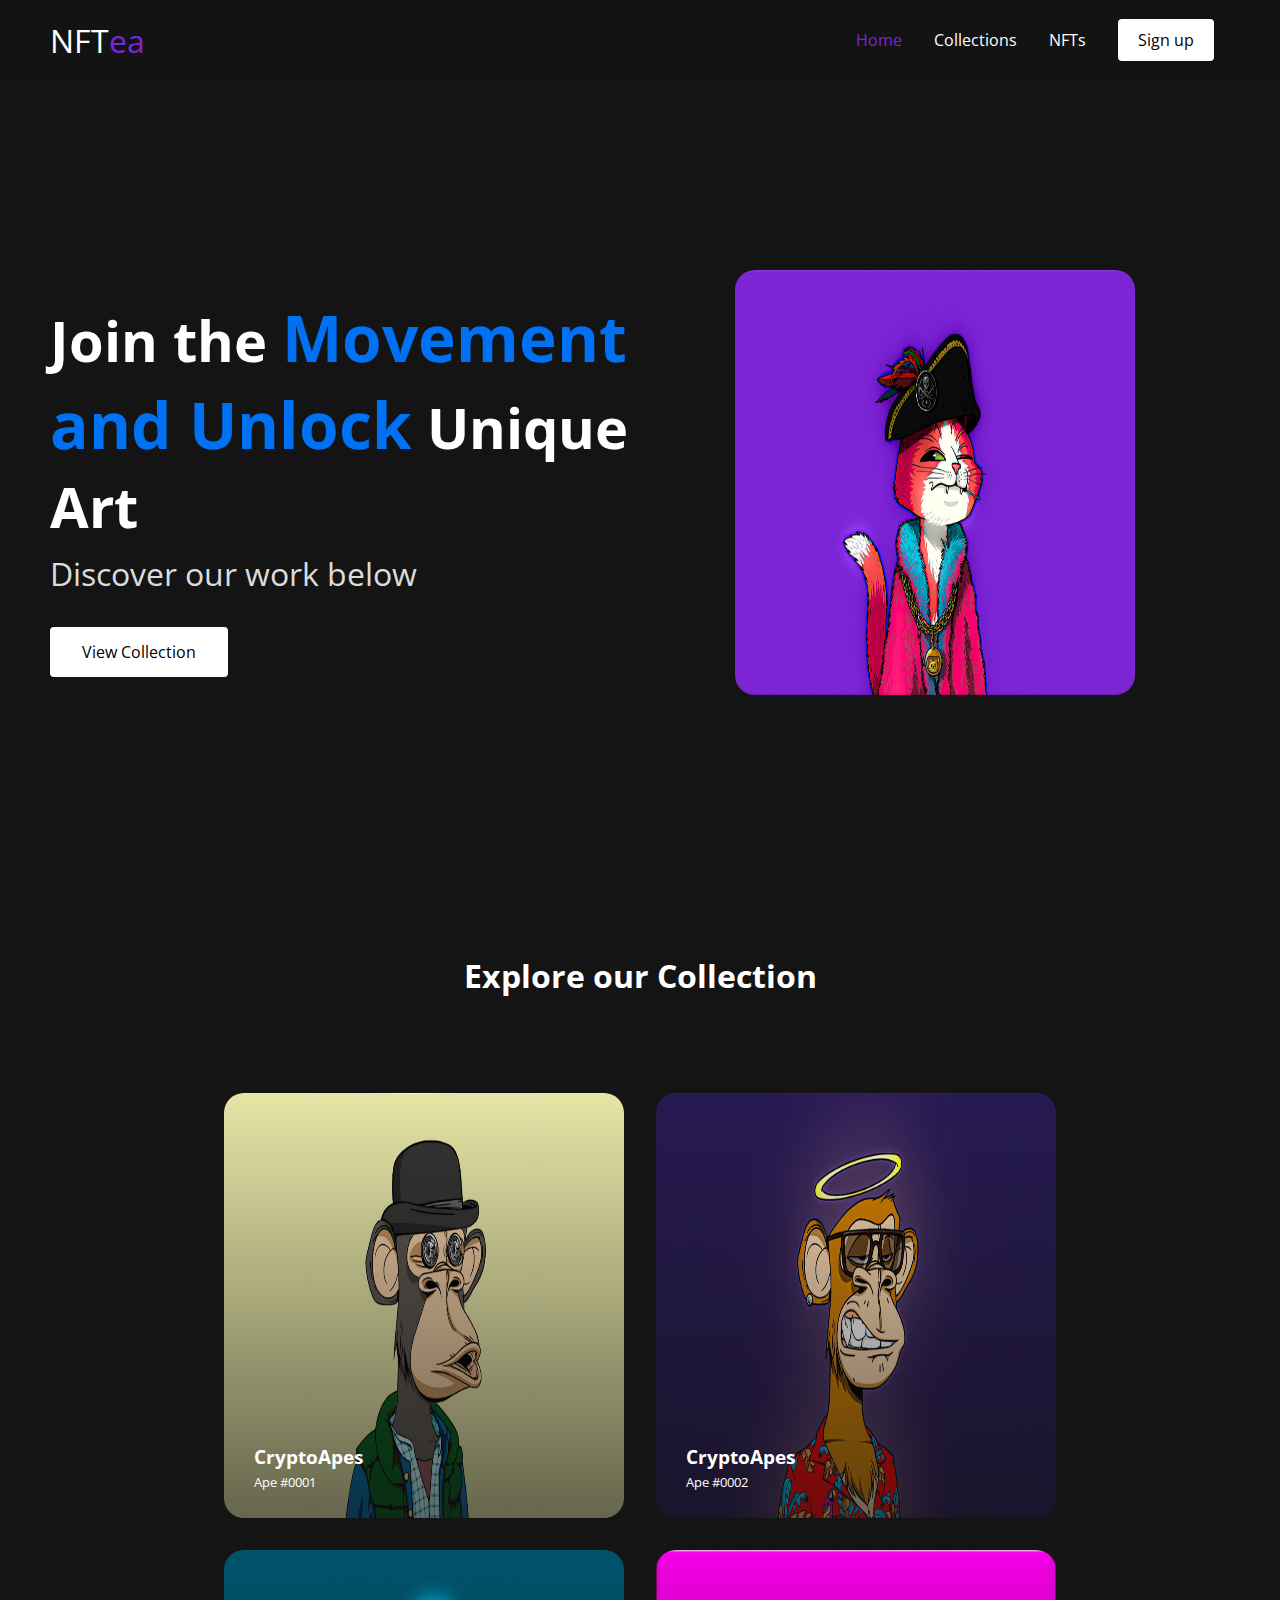
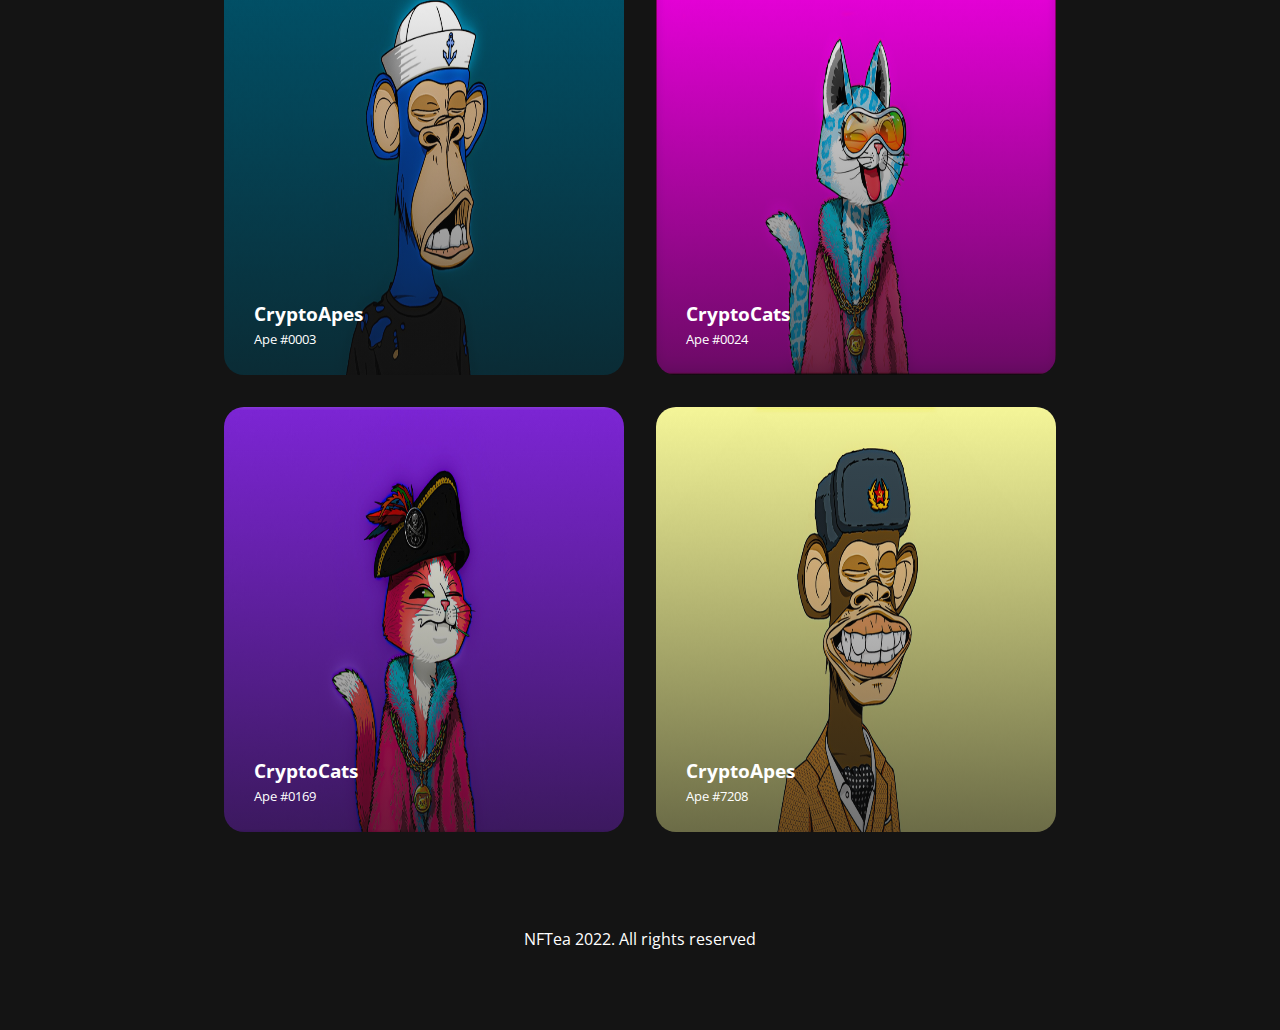
<file: index.html>
<!DOCTYPE html>
<html lang="en">
<head>
    <meta charset="UTF-8">
    <meta name="viewport" content="width=device-width, initial-scale=1.0">
    <title>NFTea</title>
    <link rel="stylesheet" href="./styles/styles.css">
    <link rel="preconnect" href="https://fonts.googleapis.com">
    <link rel="preconnect" href="https://fonts.gstatic.com" crossorigin>
    <link href="https://fonts.googleapis.com/css2?family=Open+Sans&display=swap" rel="stylesheet">
</head>
<body>
    <!-- nav-bar -->
    <nav class="nav-bar">
        <div class="nav-bar__container">
            <a href="/" id="nav-bar__logo">NFT<span style="color: #7B26D5;">ea</span></a>
            <div class="nav-bar__toggle" id="mobile-menu">
                <span class="bar"></span>
                <span class="bar"></span>
                <span class="bar"></span>
            </div>
            <ul class="nav-bar__menu">
                <li class="nav-bar__item">
                    <a href="/index.html" class="nav-bar__links" style="color: #7B26D5;">Home</a>
                </li>
                <li class="nav-bar__item">
                    <a href="/collections.html" class="nav-bar__links">Collections</a>
                </li>
                <li class="nav-bar__item">
                    <a href="./nfts.html" class="nav-bar__links">NFTs</a>
                </li>
                <li class="nav-bar__btn">
                    <a href="/signup.html" class="button">Sign up</a>
                </li>
            </ul>
        </div>
    </nav>

    <!-- Hero Section -->
    <div class="main">
        <div class="main__container">
            <div class="main__content">
                <h1>Join the <span class="text-highlight">Movement and Unlock</span> Unique Art</h1>
                <p>Discover our work below</p>
                <button class="main__btn"><a href="#">View Collection</a></button>
            </div>
            <div class="main__img--container">
                <img src="images/cat-2.jpg" alt="cat" id="main__img"/>
            </div>
        </div>
    </div>

    <!-- Images Section -->
    <div class="images">
        <h2>Explore our Collection</h2>
        <div class="images__container">
            <div class="images__card">
                <h2>CryptoApes</h2>
                <p>Ape #0001</p>
            </div>
            <div class="images__card">
                <h2>CryptoApes</h2>
                <p>Ape #0002</p>
            </div>
            <div class="images__card">
                <h2>CryptoApes</h2>
                <p>Ape #0003</p>
            </div>
            <div class="images__card">
                <h2>CryptoCats</h2>
                <p>Ape #0024</p>
            </div>
            <div class="images__card">
                <h2>CryptoCats</h2>
                <p>Ape #0169</p>
            </div>
            <div class="images__card">
                <h2>CryptoApes</h2>
                <p>Ape #7208</p>
            </div>
        </div>
    </div>
    <!-- Footer Section -->
    <div class="footer__container">
        <p class="website__rights">NFTea 2022. All rights reserved</p>
    </div>
    
    <script src="/script/app.js"></script>
</body>
</html>
</file>
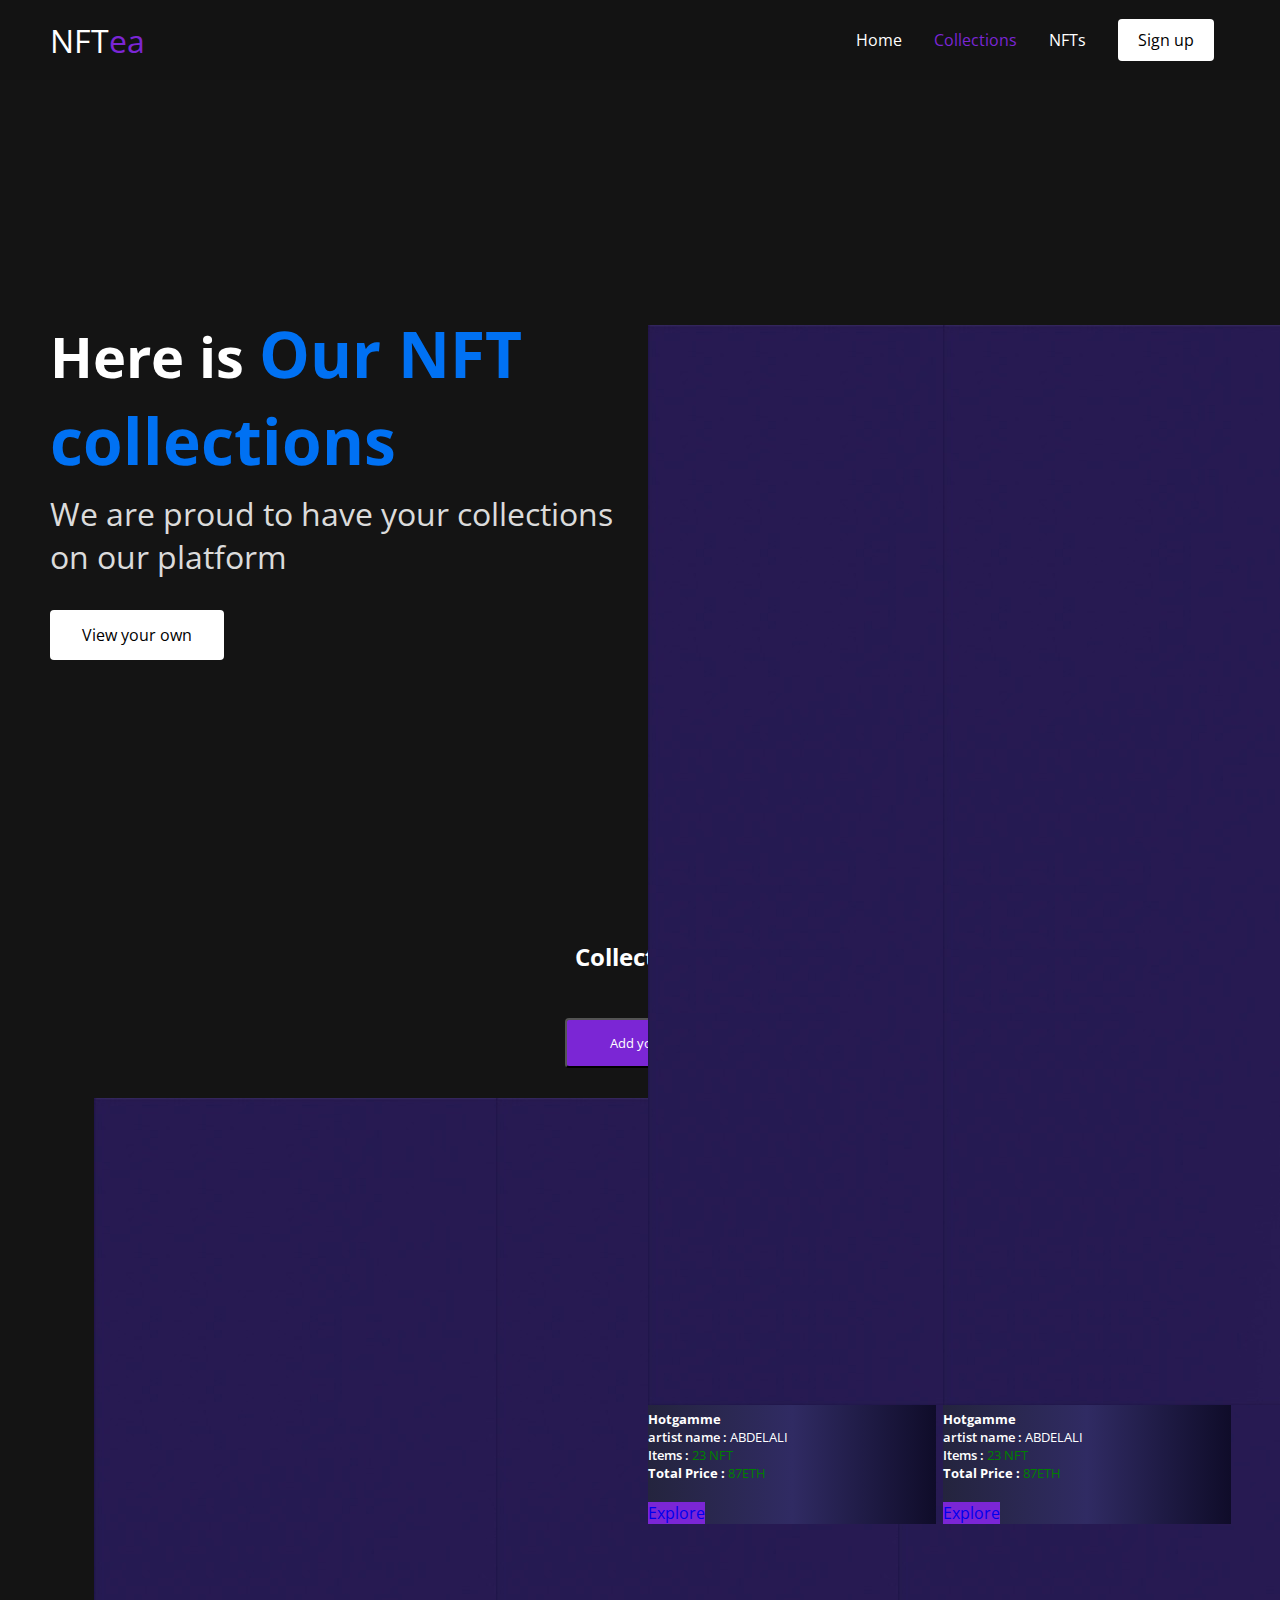
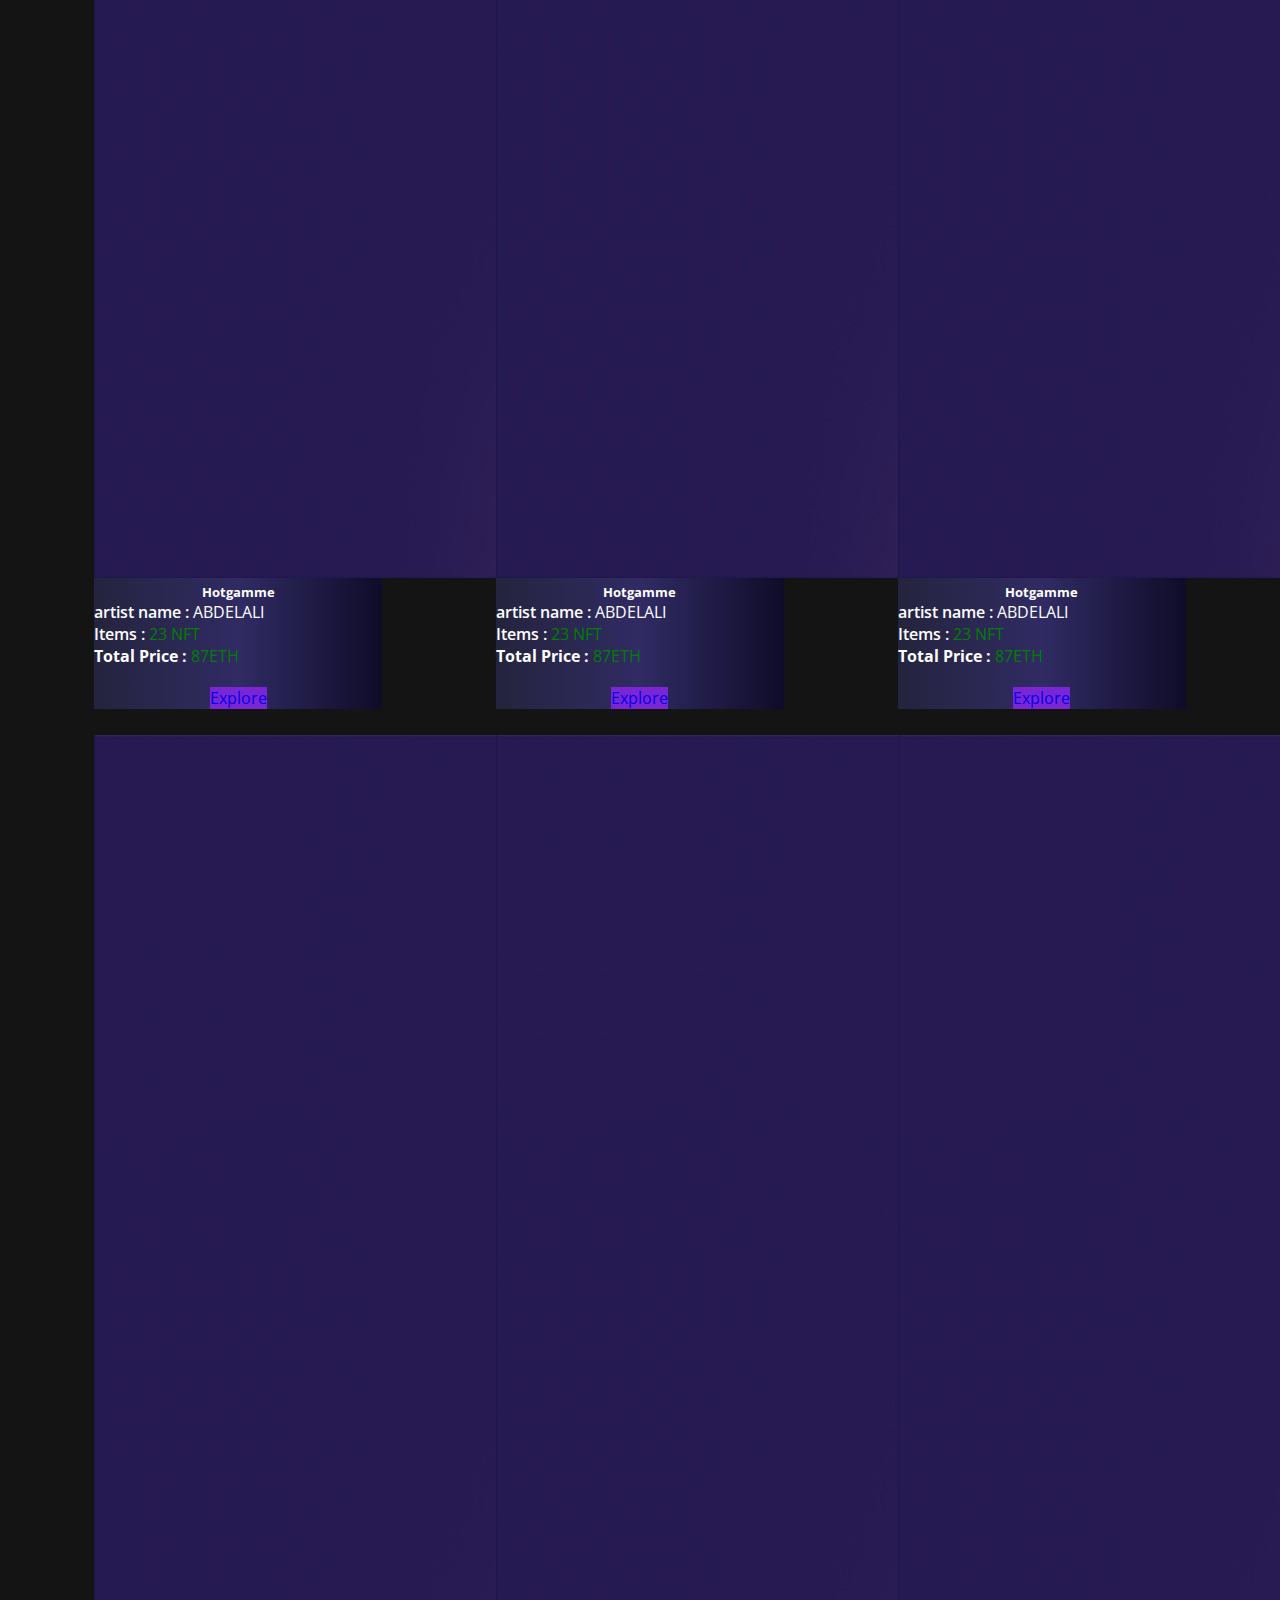
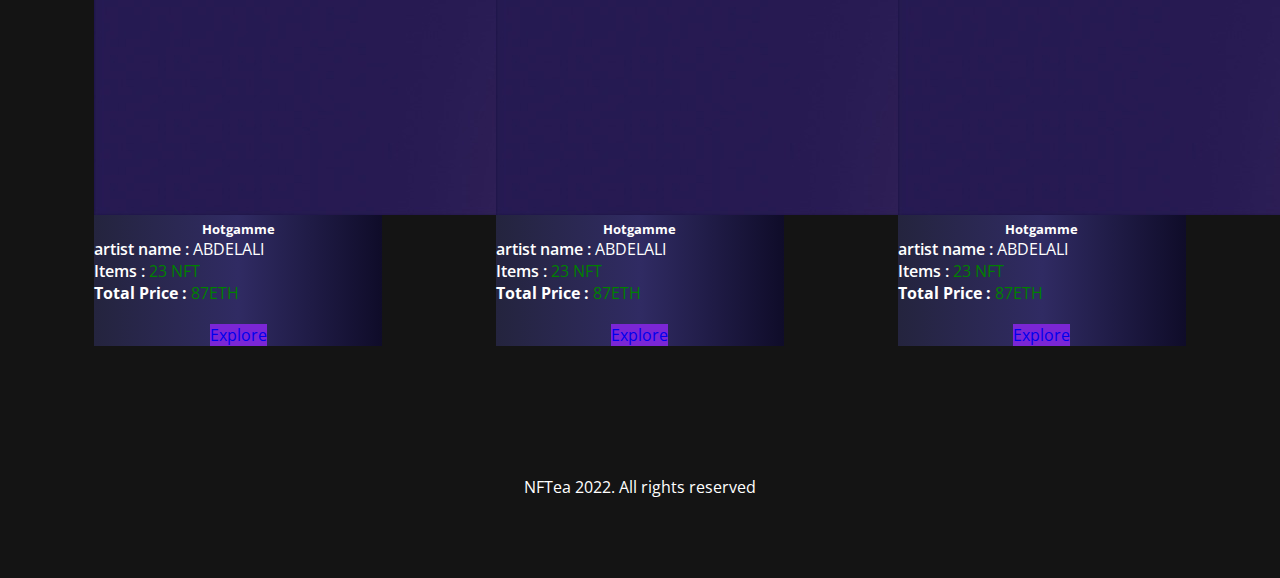
<file: collections.html>
<!DOCTYPE html>
<html lang="en">
<head>
    <meta charset="UTF-8">
    <meta name="viewport" content="width=device-width, initial-scale=1.0">
    <title>Collections</title>
    <link rel="stylesheet" href="./styles/styles.css">
    <link rel="preconnect" href="https://fonts.googleapis.com">
    <link rel="preconnect" href="https://fonts.gstatic.com" crossorigin>
    <link href="https://fonts.googleapis.com/css2?family=Open+Sans&display=swap" rel="stylesheet">
    <link href="https://cdn.jsdelivr.net/npm/bootstrap@5.2.2/dist/css/bootstrap.min.css" rel="stylesheet" integrity="sha384-Zenh87qX5JnK2Jl0vWa8Ck2rdkQ2Bzep5IDxbcnCeuOxjzrPF/et3URy9Bv1WTRi" crossorigin="anonymous">
    <script src="https://cdn.jsdelivr.net/npm/bootstrap@5.2.2/dist/js/bootstrap.bundle.min.js" integrity="sha384-OERcA2EqjJCMA+/3y+gxIOqMEjwtxJY7qPCqsdltbNJuaOe923+mo//f6V8Qbsw3" crossorigin="anonymous"></script>

</head>
<body>
    <!-- nav-bar -->
    <nav class="nav-bar">
        <div class="nav-bar__container">
            <a href="/" id="nav-bar__logo">NFT<span style="color: #7B26D5;">ea</span></a>
            <div class="nav-bar__toggle" id="mobile-menu">
                <span class="bar"></span>
                <span class="bar"></span>
                <span class="bar"></span>
            </div>
            <ul class="nav-bar__menu">
                <li class="nav-bar__item">
                    <a href="/index.html" class="nav-bar__links">Home</a>
                </li>
                <li class="nav-bar__item">
                    <a href="/collections.html" class="nav-bar__links" style="color: #7B26D5;">Collections</a>
                </li>
                <li class="nav-bar__item">
                    <a href="/nfts.html" class="nav-bar__links">NFTs</a>
                </li>
                <li class="nav-bar__btn">
                    <a href="/signup.html" class="button">Sign up</a>
                </li>
            </ul>
        </div>
    </nav>

    <!-- Hero Section -->
    <div class="main">
        <div class="main__container">
            <div class="main__content">
                <h1>Here is <span class="text-highlight">Our NFT collections</span></h1>
                <p>We are proud to have your collections on our platform</p>
                <button class="main__btn"><a href="#">View your own</a></button>
            </div>
            <div class="statistic">
                <div class="expensive">
                    <div class="card collection" style="width: 18rem;">
                        <img src="./images/monkey-2.jpg" class="card-img-top" alt="NFT collection">
                        <div class="card-body">
                            <div class="collection_info">
                                <div class="collection_name">
                                    <h5 class="card-title collection-name">Hotgamme</h5>
                                </div>
                                <div class="collection_author">
                                    <p class="card-text "><span style="font-weight:600;">artist name : </span>ABDELALI</p>
                                </div>
                                <div class="collection_items_count">
                                    <p class="card-text "><span style="font-weight:600;">Items :  </span><span style="color: green;">23 NFT</span> </p>
                                </div>
                                <div class="collection_price">
                                    <p class="card-text "><span style="font-weight:bold;">Total Price : </span><span style="color: green;">87ETH</span></p>
                                </div>
                            </div>
                          <a href="#" class="btn btn-primary Explore">Explore</a>
                        </div>
                    </div>
                </div>
                <div class="cheap">
                    <div class="card collection" style="width: 18rem;">
                        <img src="./images/monkey-2.jpg" class="card-img-top" alt="NFT collection">
                        <div class="card-body">
                            <div class="collection_info">
                                <div class="collection_name">
                                    <h5 class="card-title collection-name">Hotgamme</h5>
                                </div>
                                <div class="collection_author">
                                    <p class="card-text "><span style="font-weight:600;">artist name : </span>ABDELALI</p>
                                </div>
                                <div class="collection_items_count">
                                    <p class="card-text "><span style="font-weight:600;">Items :  </span><span style="color: green;">23 NFT</span> </p>
                                </div>
                                <div class="collection_price">
                                    <p class="card-text "><span style="font-weight:bold;">Total Price : </span><span style="color: green;">87ETH</span></p>
                                </div>
                            </div>
                          <a href="#" class="btn btn-primary Explore">Explore</a>
                        </div>
                    </div>
                </div>
            </div>
        </div>
    </div>

    <!-- collections Section -->
    <section class="collections">
        <h2>Collections</h2>
        <button class="add_your_collection"><a href="">Add yours</a></button>
        <div class="collections__items">
            <div class="card collection" style="width: 18rem;">
                <img src="./images/monkey-2.jpg" class="card-img-top" alt="NFT collection">
                <div class="card-body">
                    <div class="collection_info">
                        <div class="collection_name">
                            <h5 class="card-title collection-name">Hotgamme</h5>
                        </div>
                        <div class="collection_author">
                            <p class="card-text "><span style="font-weight:600;">artist name : </span>ABDELALI</p>
                        </div>
                        <div class="collection_items_count">
                            <p class="card-text "><span style="font-weight:600;">Items :  </span><span style="color: green;">23 NFT</span> </p>
                        </div>
                        <div class="collection_price">
                            <p class="card-text "><span style="font-weight:bold;">Total Price : </span><span style="color: green;">87ETH</span></p>
                        </div>
                    </div>
                  <a href="#" class="btn btn-primary Explore">Explore</a>
                </div>
            </div>
            <div class="card collection" style="width: 18rem;">
                <img src="./images/monkey-2.jpg" class="card-img-top" alt="NFT collection">
                <div class="card-body">
                    <div class="collection_info">
                        <div class="collection_name">
                            <h5 class="card-title collection-name">Hotgamme</h5>
                        </div>
                        <div class="collection_author">
                            <p class="card-text "><span style="font-weight:600;">artist name : </span>ABDELALI</p>
                        </div>
                        <div class="collection_items_count">
                            <p class="card-text "><span style="font-weight:600;">Items :  </span><span style="color: green;">23 NFT</span> </p>
                        </div>
                        <div class="collection_price">
                            <p class="card-text "><span style="font-weight:bold;">Total Price : </span><span style="color: green;">87ETH</span></p>
                        </div>
                    </div>
                  <a href="#" class="btn btn-primary Explore">Explore</a>
                </div>
            </div>
            <div class="card collection" style="width: 18rem;">
                <img src="./images/monkey-2.jpg" class="card-img-top" alt="NFT collection">
                <div class="card-body">
                    <div class="collection_info">
                        <div class="collection_name">
                            <h5 class="card-title collection-name">Hotgamme</h5>
                        </div>
                        <div class="collection_author">
                            <p class="card-text "><span style="font-weight:600;">artist name : </span>ABDELALI</p>
                        </div>
                        <div class="collection_items_count">
                            <p class="card-text "><span style="font-weight:600;">Items :  </span><span style="color: green;">23 NFT</span> </p>
                        </div>
                        <div class="collection_price">
                            <p class="card-text "><span style="font-weight:bold;">Total Price : </span><span style="color: green;">87ETH</span></p>
                        </div>
                    </div>
                  <a href="#" class="btn btn-primary Explore">Explore</a>
                </div>
            </div>
            <div class="card collection" style="width: 18rem;">
                <img src="./images/monkey-2.jpg" class="card-img-top" alt="NFT collection">
                <div class="card-body">
                    <div class="collection_info">
                        <div class="collection_name">
                            <h5 class="card-title collection-name">Hotgamme</h5>
                        </div>
                        <div class="collection_author">
                            <p class="card-text "><span style="font-weight:600;">artist name : </span>ABDELALI</p>
                        </div>
                        <div class="collection_items_count">
                            <p class="card-text "><span style="font-weight:600;">Items :  </span><span style="color: green;">23 NFT</span> </p>
                        </div>
                        <div class="collection_price">
                            <p class="card-text "><span style="font-weight:bold;">Total Price : </span><span style="color: green;">87ETH</span></p>
                        </div>
                    </div>
                  <a href="#" class="btn btn-primary Explore">Explore</a>
                </div>
            </div>
            <div class="card collection" style="width: 18rem;">
                <img src="./images/monkey-2.jpg" class="card-img-top" alt="NFT collection">
                <div class="card-body">
                    <div class="collection_info">
                        <div class="collection_name">
                            <h5 class="card-title collection-name">Hotgamme</h5>
                        </div>
                        <div class="collection_author">
                            <p class="card-text "><span style="font-weight:600;">artist name : </span>ABDELALI</p>
                        </div>
                        <div class="collection_items_count">
                            <p class="card-text "><span style="font-weight:600;">Items :  </span><span style="color: green;">23 NFT</span> </p>
                        </div>
                        <div class="collection_price">
                            <p class="card-text "><span style="font-weight:bold;">Total Price : </span><span style="color: green;">87ETH</span></p>
                        </div>
                    </div>
                  <a href="#" class="btn btn-primary Explore">Explore</a>
                </div>
            </div>
            <div class="card collection" style="width: 18rem;">
                <img src="./images/monkey-2.jpg" class="card-img-top" alt="NFT collection">
                <div class="card-body">
                    <div class="collection_info">
                        <div class="collection_name">
                            <h5 class="card-title collection-name">Hotgamme</h5>
                        </div>
                        <div class="collection_author">
                            <p class="card-text "><span style="font-weight:600;">artist name : </span>ABDELALI</p>
                        </div>
                        <div class="collection_items_count">
                            <p class="card-text "><span style="font-weight:600;">Items :  </span><span style="color: green;">23 NFT</span> </p>
                        </div>
                        <div class="collection_price">
                            <p class="card-text "><span style="font-weight:bold;">Total Price : </span><span style="color: green;">87ETH</span></p>
                        </div>
                    </div>
                  <a href="#" class="btn btn-primary Explore">Explore</a>
                </div>
            </div>
        </div>
    </section>
    

    <!-- Footer Section -->
    <div class="footer__container">
        <p class="website__rights">NFTea 2022. All rights reserved</p>
    </div>
    
    <script src="/script/app.js"></script>
    
</body>
</html>
</file>
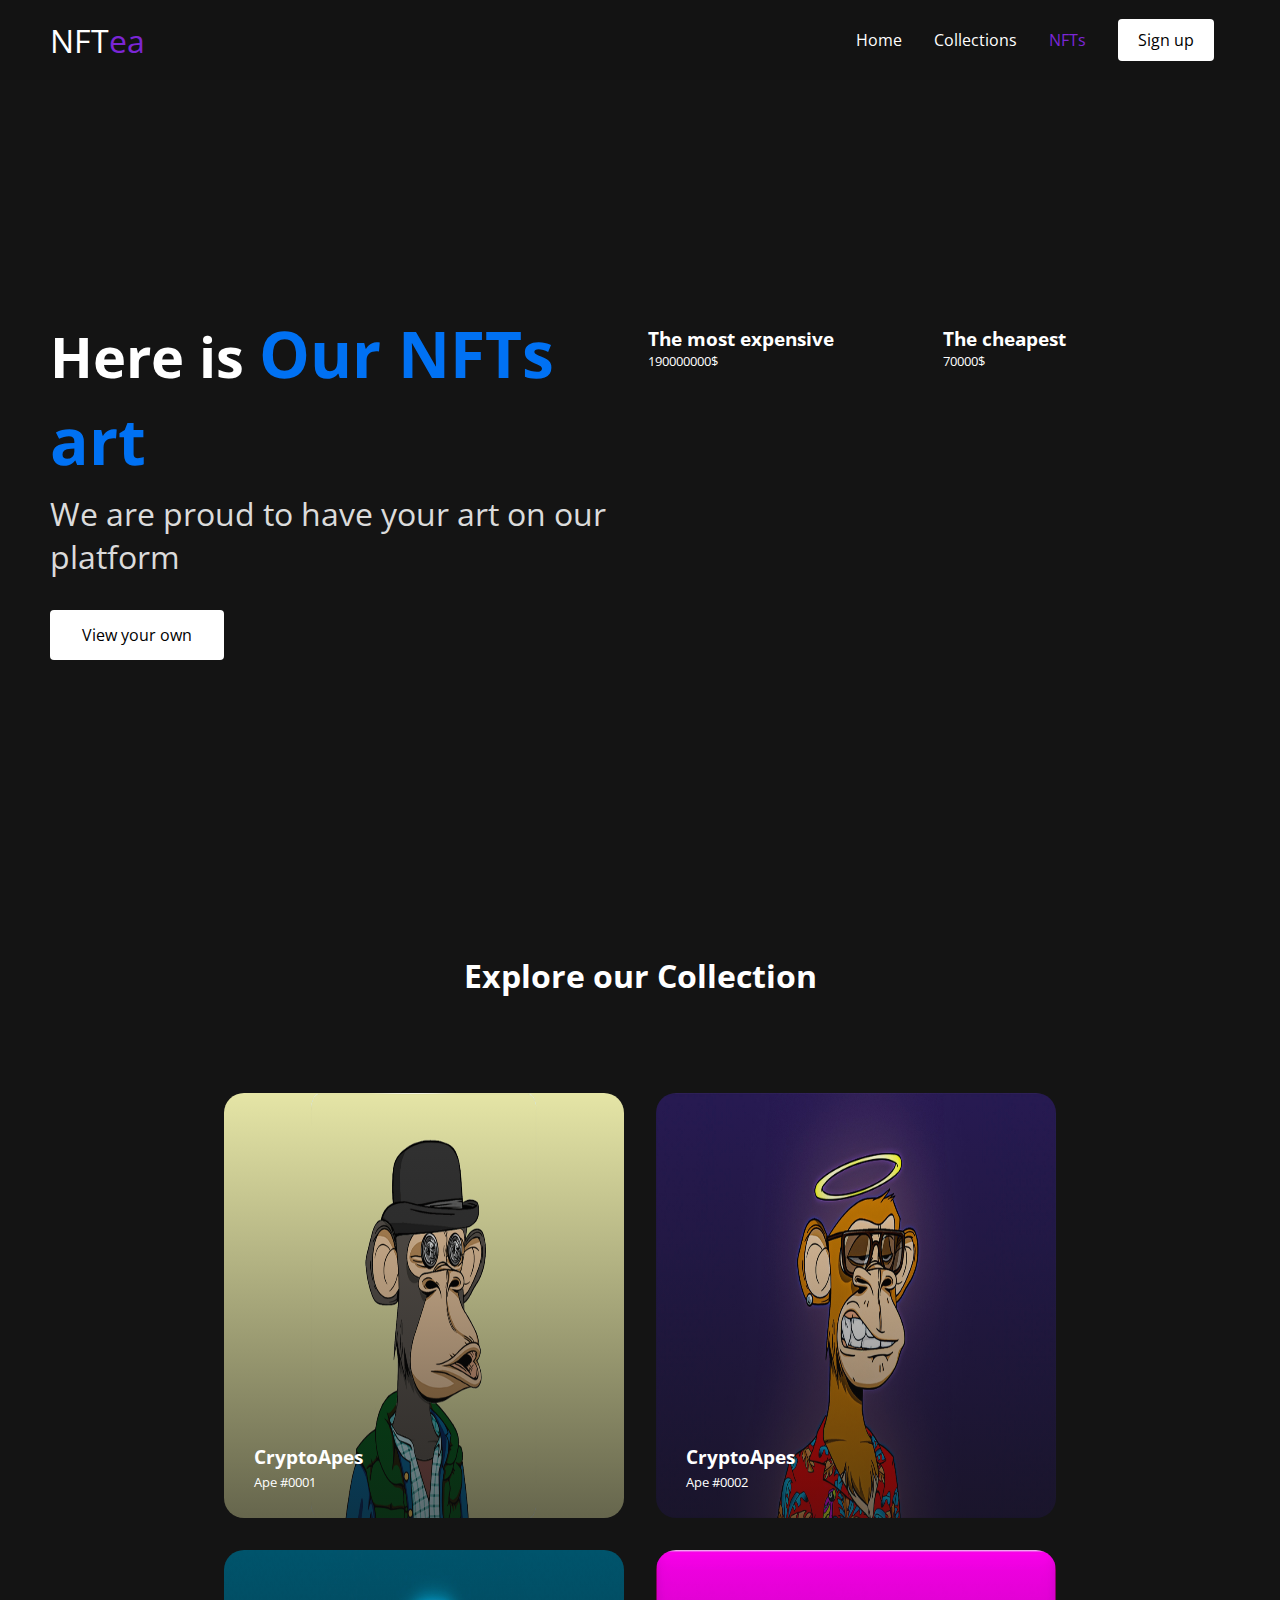
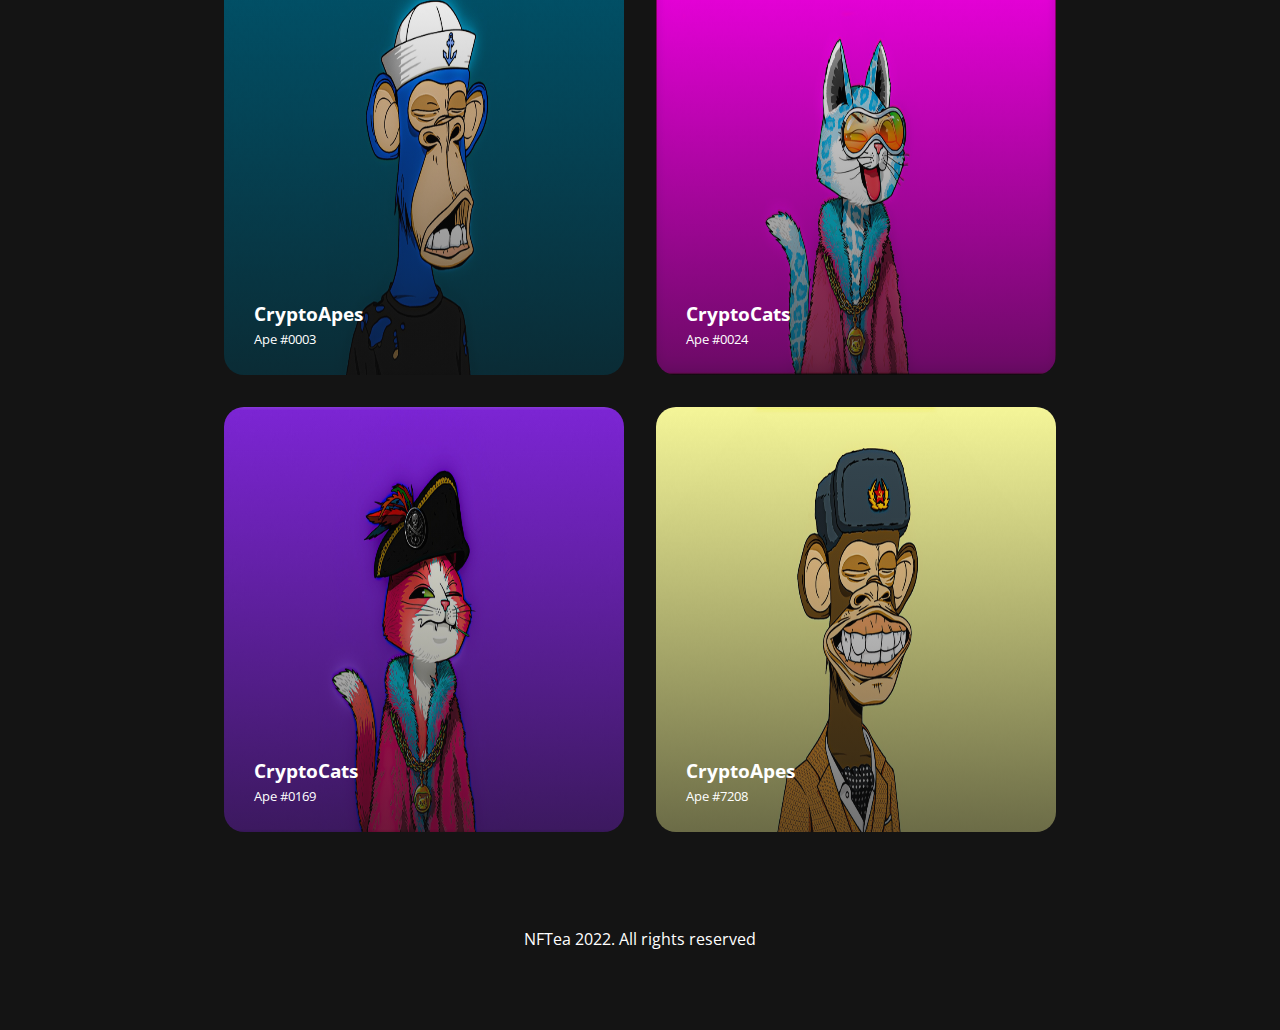
<file: nfts.html>
<!DOCTYPE html>
<html lang="en">
<head>
    <meta charset="UTF-8">
    <meta name="viewport" content="width=device-width, initial-scale=1.0">
    <title>Collections</title>
    <link rel="stylesheet" href="./styles/styles.css">
    <link rel="preconnect" href="https://fonts.googleapis.com">
    <link rel="preconnect" href="https://fonts.gstatic.com" crossorigin>
    <link href="https://fonts.googleapis.com/css2?family=Open+Sans&display=swap" rel="stylesheet">
</head>
<body>
    <!-- nav-bar -->
    <nav class="nav-bar">
        <div class="nav-bar__container">
            <a href="/" id="nav-bar__logo">NFT<span style="color: #7B26D5;">ea</span></a>
            <div class="nav-bar__toggle" id="mobile-menu">
                <span class="bar"></span>
                <span class="bar"></span>
                <span class="bar"></span>
            </div>
            <ul class="nav-bar__menu">
                <li class="nav-bar__item">
                    <a href="/index.html" class="nav-bar__links">Home</a>
                </li>
                <li class="nav-bar__item">
                    <a href="/collections.html" class="nav-bar__links">Collections</a>
                </li>
                <li class="nav-bar__item">
                    <a href="/nfts.html" class="nav-bar__links" style="color: #7B26D5;">NFTs</a>
                </li>
                <li class="nav-bar__btn">
                    <a href="/signup.html" class="button">Sign up</a>
                </li>
            </ul>
        </div>
    </nav>
    <!-- Hero Section -->
    <div class="main">
        <div class="main__container">
            <div class="main__content">
                <h1>Here is <span class="text-highlight">Our NFTs art</span></h1>
                <p>We are proud to have your art on our platform</p>
                <button class="main__btn"><a href="#">View your own</a></button>
            </div>
            <div class="statistic">
                <div class="expensive">
                    <h2>The most expensive</h2>
                    <p>190000000$</p>
                </div>
                <div class="cheap">
                    <h2>The cheapest</h2>
                    <p>70000$</p>
                </div>
            </div>
        </div>
    </div>

    <!-- Images Section -->
    <div class="images">
        <h2>Explore our Collection</h2>
        <div class="images__container">
            <div class="images__card">
                <h2>CryptoApes</h2>
                <p>Ape #0001</p>
            </div>
            <div class="images__card">
                <h2>CryptoApes</h2>
                <p>Ape #0002</p>
            </div>
            <div class="images__card">
                <h2>CryptoApes</h2>
                <p>Ape #0003</p>
            </div>
            <div class="images__card">
                <h2>CryptoCats</h2>
                <p>Ape #0024</p>
            </div>
            <div class="images__card">
                <h2>CryptoCats</h2>
                <p>Ape #0169</p>
            </div>
            <div class="images__card">
                <h2>CryptoApes</h2>
                <p>Ape #7208</p>
            </div>
        </div>
    </div>

    <!-- Footer Section -->
    <div class="footer__container">
        <p class="website__rights">NFTea 2022. All rights reserved</p>
    </div>
    
    <script src="/script/app.js"></script>
</body>
</html>
</file>
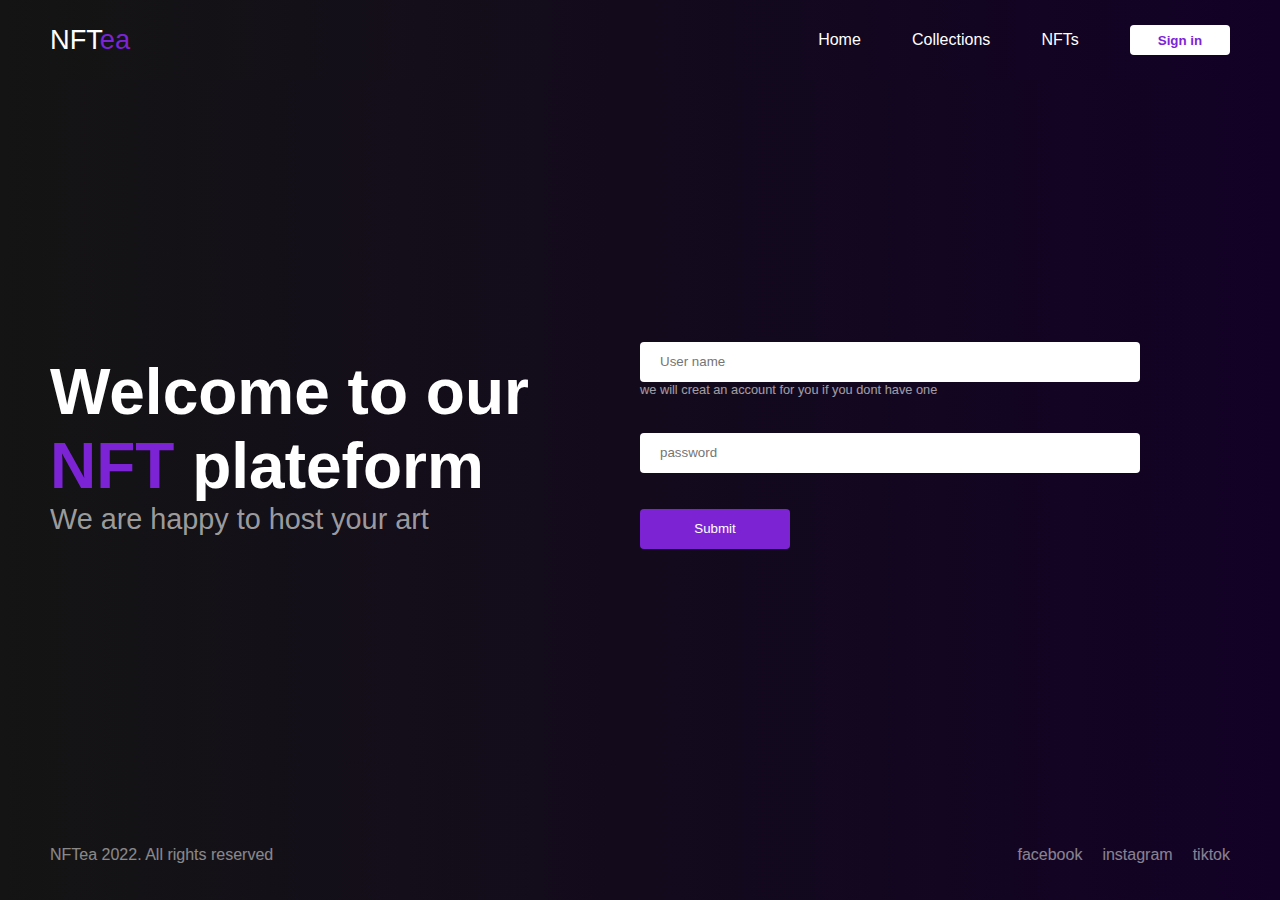
<file: sign-in.html>
<!DOCTYPE html>
<html lang="en">
<head>
    <meta charset="UTF-8">
    <meta http-equiv="X-UA-Compatible" content="IE=edge">
    <meta name="viewport" content="width=device-width, initial-scale=1.0">
    <link rel="stylesheet" href="./style/style.css">
    <title>NFTea Sign in</title>
</head>
<body>
    <!-- HEADER -->
    <header>
        <a id="logo" href="index.html">NFT<span style="color: #7C24D5;">ea</span></a>
        <nav class="nav__bar">
            <ul>
                <li><a href="index.html">Home</a></li>
                <li><a href="collections.html">Collections</a></li>
                <li><a href="NFT.html">NFTs</a></li>
            </ul>
            <div class="sign_in__button">
                <button style="background: white;"><a href="sign-in.html" style="color: #7C24D5;">Sign in</a></button>
            </div>
        </nav>
        <div class="burger__menu">
            <span class="burger__bar"></span>
            <span class="burger__bar"></span>
            <span class="burger__bar"></span>
        </div>
    </header>
    <!-- HERO SECTION -->
    <section class="hero__section">
        <div class="hook__text__part">
            <h1>Welcome to our <span style="color: #7C24D5;">NFT</span> plateform</h1>
            <p>We are happy to host your art</p>
        </div>
        <form action="./user/home.html" class="sign__in__form" method="post">
            <div class="user__name__container">
                <input type="text" name="user__name" id="user__name" placeholder="User name">
                <p>we will creat an account for you if you dont have one</p>
            </div>
            <div class="password__container">
                <input type="password" name="password" id="password" placeholder="password">
            </div>
            <div class="submit__container">
                <input type="submit" value="Submit">
            </div>
        </form>
    </section>
    <!-- FOOTER -->
    <footer>
        <div class="footer__container">
            <p>NFTea 2022. All rights reserved</p>
            <div class="social__media__icons">
                <p>facebook</p>
                <p>instagram</p>
                <p>tiktok</p>
            </div>
        </div>
    </footer>
    <script src="./script/app.js"></script>
</body>
</html>
</file>
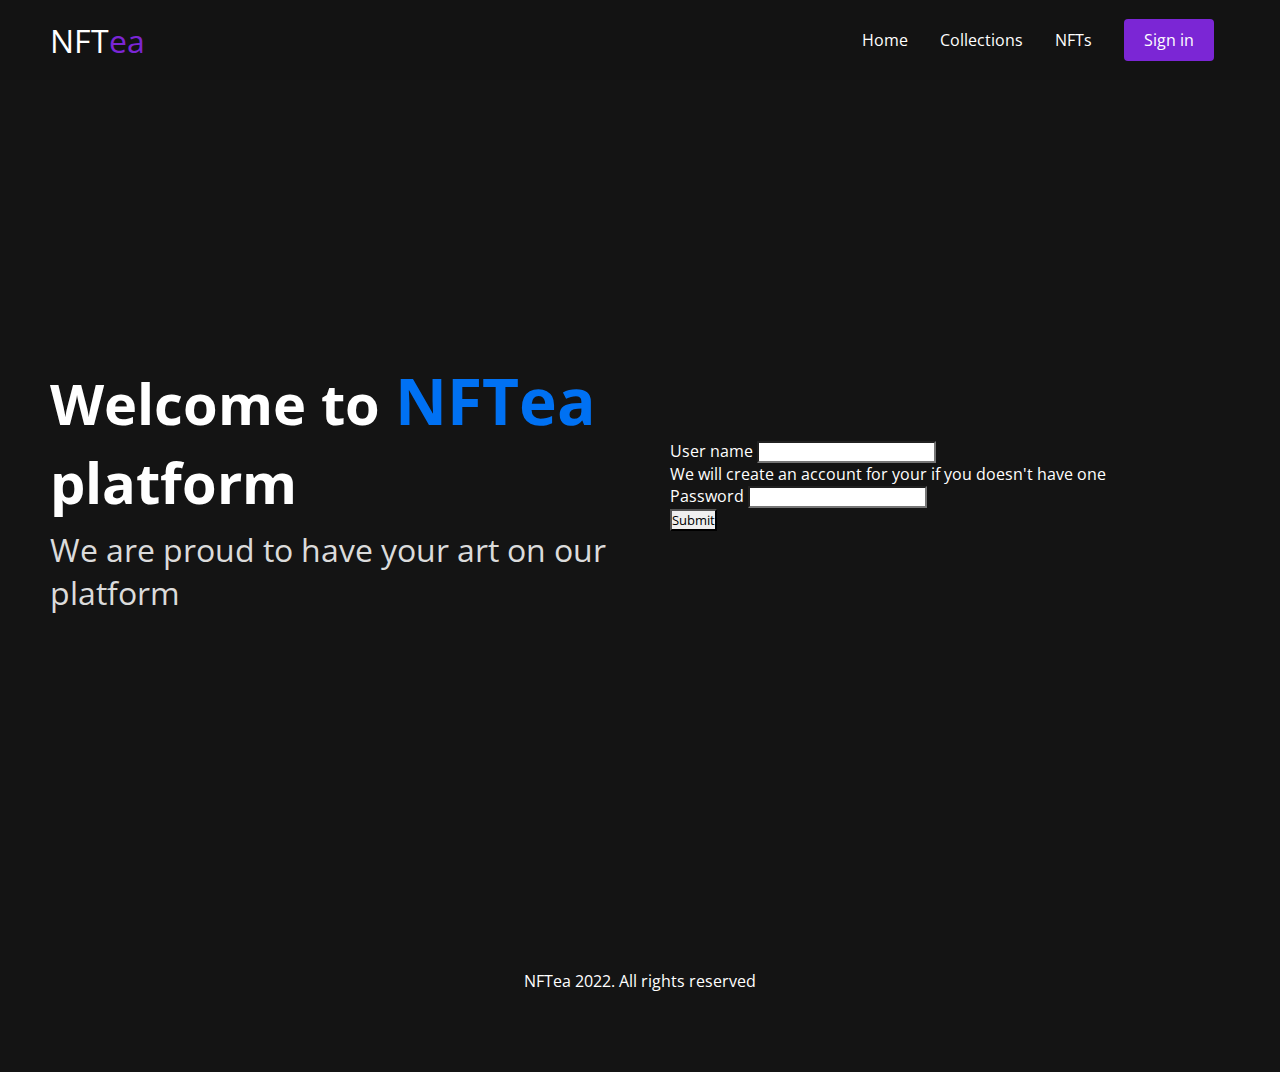
<file: signup.html>
<!DOCTYPE html>
<html lang="en">
<head>
    <meta charset="UTF-8">
    <meta name="viewport" content="width=device-width, initial-scale=1.0">
    <title>SignIn</title>
    <link rel="stylesheet" href="./styles/styles.css">
    <link rel="preconnect" href="https://fonts.googleapis.com">
    <link rel="preconnect" href="https://fonts.gstatic.com" crossorigin>
    <link href="https://fonts.googleapis.com/css2?family=Open+Sans&display=swap" rel="stylesheet">
    <!-- CSS only -->
    <link href="https://cdn.jsdelivr.net/npm/bootstrap@5.2.2/dist/css/bootstrap.min.css" rel="stylesheet" integrity="sha384-Zenh87qX5JnK2Jl0vWa8Ck2rdkQ2Bzep5IDxbcnCeuOxjzrPF/et3URy9Bv1WTRi" crossorigin="anonymous">
    <!-- JavaScript Bundle with Popper -->
<script src="https://cdn.jsdelivr.net/npm/bootstrap@5.2.2/dist/js/bootstrap.bundle.min.js" integrity="sha384-OERcA2EqjJCMA+/3y+gxIOqMEjwtxJY7qPCqsdltbNJuaOe923+mo//f6V8Qbsw3" crossorigin="anonymous"></script>
</head>
<body>
    <!-- nav-bar -->
    <nav class="nav-bar">
        <div class="nav-bar__container">
            <a href="/" id="nav-bar__logo">NFT<span style="color: #7B26D5;">ea</span></a>
            <div class="nav-bar__toggle" id="mobile-menu">
                <span class="bar"></span>
                <span class="bar"></span>
                <span class="bar"></span>
            </div>
            <ul class="nav-bar__menu">
                <li class="nav-bar__item">
                    <a href="/index.html" class="nav-bar__links">Home</a>
                </li>
                <li class="nav-bar__item">
                    <a href="/collections.html" class="nav-bar__links">Collections</a>
                </li>
                <li class="nav-bar__item">
                    <a href="/nfts.html" class="nav-bar__links">NFTs</a>
                </li>
                <li class="nav-bar__btn">
                    <a href="/signup.html" class="button" style="background: #7B26D5; color: white;">Sign in</a>
                </li>
            </ul>
        </div>
    </nav>
    <!-- Hero Section -->
    <div class="main">
        <div class="main__container">
            <div class="main__content">
                <h1>Welcome to <span class="text-highlight">NFTea</span> platform</h1>
                <p>We are proud to have your art on our platform</p>
            </div>
            <div class="main">
                <form class="signin">
                    <div class="mb-4">
                      <label for="exampleInputEmail1" class="form-label">User name</label>
                      <input type="text" class="form-control" id="exampleInputEmail1" aria-describedby="emailHelp">
                      <div id="emailHelp" class="form-text">We will create an account for your if you doesn't have one</div>
                    </div>
                    <div class="mb-4">
                      <label for="exampleInputPassword1" class="form-label">Password</label>
                      <input type="password" class="form-control" id="exampleInputPassword1">
                    </div>
                    <button type="submit" class="btn btn-primary">Submit</button>
                  </form>
            </div>
        </div>
    </div>
    <!-- Footer Section -->
    <div class="footer__container">
        <p class="website__rights">NFTea 2022. All rights reserved</p>
    </div>
    
    <script src="/script/app.js"></script>
</body>
</html>
</file>
<file: styles/styles.css>
* {
    box-sizing: border-box;
    margin: 0;
    padding: 0;
    font-family: 'Open Sans', sans-serif;
    background-repeat: none;
    background-position: center;
    background-size: cover;
    text-decoration: none;
  }
  
  .nav-bar {
    background: #131313;
    height: 80px;
    display: flex;
    justify-content: center;
    align-items: center;
    font-size: 1rem;
    position: sticky;
    top: 0;
    z-index: 999;
  }
  .nav-bar__container {
    display: flex;
    justify-content: space-between;
    height: 80px;
    width: 100%;
    max-width: 1300px;
    margin-right: auto;
    margin-left: auto;
    padding-right: 50px;
    padding-left: 50px;
  }
  
  #nav-bar__logo {
    color: #fff;
    display: flex;
    align-items: center;
    cursor: pointer;
    text-decoration: none;
    font-size: 2rem;
  }

  
  .nav-bar__menu {
    display: flex;
    align-items: center;
    list-style: none;
    text-align: center;
  }
  
  .nav-bar__item {
    height: 80px;
  }
  
  .nav-bar__links {
    color: #fff;
    display: flex;
    align-items: center;
    justify-content: center;
    text-decoration: none;
    padding: 0 1rem;
    height: 100%;
  }
  
  .nav-bar__btn {
    display: flex;
    justify-content: center;
    align-items: center;
    padding: 0 1rem;
    width: 100%;
  }
  
  .button {
    display: flex;
    justify-content: center;
    align-items: center;
    text-decoration: none;
    padding: 10px 20px;
    height: 100%;
    width: 100%;
    border: none;
    outline: none;
    border-radius: 4px;
    background: #fff;
    color: #000;
  }
  
  .button:hover {
    background: #7B26D5;
    color: #fff;
    transition: all 0.3s ease;
  }
  
  .nav-bar__links:hover {
    color: #7B26D5;
    transition: all 0.3s ease;
  }

@media screen and (max-width: 960px) {
    .nav-bar__container {
        display: flex;
        justify-content: space-between;
        height: 80px;
        width: 100%;
        z-index: 1;
        max-width: 1300px;
        padding: 0;
    }
    
    #nav-bar__logo {
        padding-left: 25px;
    }
    
    .nav-bar__menu {
        display: grid;
        grid-template-columns: auto;
        margin:0;
        width: 100%;
        position: absolute;
        top: -1000px;
        opacity: 1;
        transition: all 0.5s ease;
        height: 50vh;
        z-index: -1;
    }

    .nav-bar__menu.active {
        background: #131313;
        top: 100%;
        opacity: 1;
        transition: all 0.5s ease;
        z-index: 99;
        height: 50vh;
        font-size: 1.6rem;
    }

    .nav-bar__toggle .bar {
        width: 25px;
        height: 3px;
        margin: 5px auto;
        transition: all 0.3s ease-in-out;
        background: #fff;
    }

    .nav-bar__item {
        width: 100%;
    }

    .nav-bar__links {
        text-align: center;
        padding: 2rem;
        width: 100%;
        display: table;
    }

    .nav-bar__btn {
        padding-bottom: 2rem;
    }

    .button {
        display: flex;
        justify-content: center;
        align-items: center;
        width: 80%;
        height: 80px;
        margin: 0;
    }

    .nav-bar__toggle .bar {
        display: block;
        cursor: pointer;
    }

    #mobile-menu {
        position: absolute;
        top: 20%;
        right: 5%;
        transform: translate(5%, 20%);
    }

    #mobile-menu.is-active .bar:nth-child(2) {
        opacity: 0;
    }

    #mobile-menu.is-active .bar:nth-child(1) {
        transform: translateY(8px) rotate(45deg);
    }

    #mobile-menu.is-active .bar:nth-child(3) {
        transform: translateY(-8px) rotate(-45deg);
    }
}


/* Hero Section CSS HOME */
.main {
    background-color: #141414;
}

.main__container {
    display: grid;
    grid-template-columns: 1fr 1fr;
    align-items: center;
    justify-self:center;
    margin: 0 auto;
    height: 90vh;
    background-color: #141414;
    z-index: 1;
    width: 100%;
    max-width: 1300px;
    padding-right: 50px;
    padding-left: 50px;
}

.main__content {
    width: 100%;
}

.main__content h1 {
    font-size: 3.5rem;
    color: #fff;
}

.text-highlight {
    font-size: 4rem;
    color: #0071f3;
}

.main__content p {
    font-size: 2rem;
    margin-top: 8px;
    margin-right: 8px;
    color: #dbdbdb;
}

.main__btn {
    font-size: 1rem;
    padding: 14px 32px;
    background: #fff;
    border: none;
    border-radius: 4px;
    margin-top: 2rem;
    cursor: pointer;
    position: relative;
}

.main__btn a {
    position: relative;
    z-index: 2;
    color: #000;
    text-decoration: none;
}
.main__btn a:hover {
    position: relative;
    z-index: 2;
    color: #FFF;
    text-decoration: none;
}
.main__btn:hover {
    background: #7B26D5;
}

.main__img--container {
    text-align: center;
}

#main__img {
    height: 425px;
    width: 400px;
    border-radius: 20px;
}

/* Mobile responsive */
@media screen and (max-width: 768px) {
    .main__container {
        display: grid;
        grid-template-columns: auto;
        align-items: center;
        justify-self: center;
        width: 100%;
        margin: 0 auto;
        height: 90vh;
        padding-left: 25px;
        padding-right: 25px;
    }

    .main__content {
        text-align: center;
    }

    .main-content h1 {
        font-size: 2.5rem;
        margin-top: 2rem;
    }

    .main__content p {
        margin-top: 1rem;
        font-size: 1.5rem;
    }
}
@media screen and (max-width: 480px) {
    .main__content h1 {
        font-size: 2rem;
        margin-top: 3rem;
    }

    .main__content p {
        margin-top: 2rem;
        font-size: 1.5rem;
    }

    .main__btn {
        padding: 12px 36px;
        margin: 2.5rem 0;
    }
    #main__img {
        height: 400px;
        width: 300px;
    }
}

/* Images */
.images {
    background-color: #141414;
    display: flex;
    flex-direction: column;
    justify-content: center;
    align-items: center;
    padding-top: 4rem;
}

.images h2 {
    color: #fff;
    margin-bottom: 5rem;
    font-size: 2rem;
}

.images__container {
    display: flex;
    justify-content: center;
    flex-wrap: wrap;
}

.images__card {
    margin: 1rem;
    height: 425px;
    width: 400px;
    border-radius: 20px;
    background-image: linear-gradient(to bottom, rgba(0,0,0,0) 0%, rgba(17,17,17,0.6) 100%),
    url('/images/monkey.jpg');
    background-size: 100% 100%;
    background-repeat: no-repeat;
    position: relative;
    color: #fff;
}

.images__card:nth-child(2) {
    margin: 1rem;
    height: 425px;
    width: 400px;
    border-radius: 20px;
    background-image: linear-gradient(to bottom, rgba(0,0,0,0) 0%, rgba(17,17,17,0.6) 100%),
    url('/images/monkey-2.jpg');
    background-size: 100% 100%;
    background-repeat: no-repeat;
    position: relative;
    color: #fff;
}

.images__card:nth-child(3) {
    margin: 1rem;
    height: 425px;
    width: 400px;
    border-radius: 20px;
    background-image: linear-gradient(to bottom, rgba(0,0,0,0) 0%, rgba(17,17,17,0.6) 100%),
    url('/images/monkey-3.jpg');
    background-size: 100% 100%;
    background-repeat: no-repeat;
    position: relative;
    color: #fff;
}

.images__card:nth-child(4) {
    margin: 1rem;
    height: 425px;
    width: 400px;
    border-radius: 20px;
    background-image: linear-gradient(to bottom, rgba(0,0,0,0) 0%, rgba(17,17,17,0.6) 100%),
    url('/images/cat.jpg');
    background-size: 100% 100%;
    background-repeat: no-repeat;
    position: relative;
    color: #fff;
}

.images__card:nth-child(5) {
    margin: 1rem;
    height: 425px;
    width: 400px;
    border-radius: 20px;
    background-image: linear-gradient(to bottom, rgba(0,0,0,0) 0%, rgba(17,17,17,0.6) 100%),
    url('/images/cat-2.jpg');
    background-size: 100% 100%;
    background-repeat: no-repeat;
    position: relative;
    color: #fff;
}

.images__card:nth-child(6) {
    margin: 1rem;
    height: 425px;
    width: 400px;
    border-radius: 20px;
    background-image: linear-gradient(to bottom, rgba(0,0,0,0) 0%, rgba(17,17,17,0.6) 100%),
    url('/images/monkey-4.jpg');
    background-size: 100% 100%;
    position: relative;
    color: #fff;
}



.images__card:before {
    opacity: 0.2;
}

.images__card h2 {
    position: absolute;
    top: 350px;
    left: 30px;
    font-size: 1.2rem;
}

.images__card p {
    position: absolute;
    top: 380px;
    left: 30px;
    font-size: 0.8rem;
}

.images__card:hover {
    transform: scale(1.01);
    transition: 0.1s ease-in;
    cursor: pointer;
}

@media screen and (max-width: 960px) {
    .images h2 {
        font-size: 2rem;
        margin-top: 12rem;
    }
}


@media screen and (max-width: 480px) {
    .images h2 {
        font-size: 1.2rem;
    }

    .images__card {
        width: 300px;
    }
    .images__card {
        margin: 1rem;
        height: 400px;
        width: 300px;
    }
    .images__card:nth-child(2) {
        height: 400px;
        width: 300px;
    }
    
    .images__card:nth-child(3) {
        height: 400px;
        width: 300px;
    }
    
    .images__card:nth-child(4) {
        height: 400px;
        width: 300px;
    }
    
    .images__card:nth-child(5) {
        height: 400px;
        width: 300px;
    }
    
    .images__card:nth-child(6) {
        height: 400px;
        width: 300px;
    }
    
}


/* Footer CSS */
.footer__container {
    background-color: #141414;
    padding: 5rem 0;
    text-align: center;
}

.website__rights {
    color: #fff;
}


/* _________________________collection page__________________________________ */
.statistic {
    display: flex;
    flex-wrap: wrap;
    justify-content: space-around;
}
.statistic .expensive {
    border-radius: 20px;
    /* background-image: linear-gradient(to bottom, rgba(0,0,0,0) 0%, rgba(17,17,17,0.6) 100%),
    url('/images/monkey-4.jpg'); */
    background-size: 100% 100%;
    position: relative;
    color: #fff;
    width: 280px;
    height: 320px;
}
.statistic .cheap {
    border-radius: 20px;
    /* background-image: linear-gradient(to bottom, rgba(0,0,0,0) 0%, rgba(17,17,17,0.6) 100%), */
    /* url('/images/monkey-3.jpg'); */
    background-size: 100% 100%;
    position: relative;
    color: #fff;
    width: 280px;
    height: 320px;
}
.statistic .cheap h2,
.statistic .expensive h2 {
    /* position: absolute; */
    top: 350px;
    left: 30px;
    font-size: 1.2rem;
}
.statistic .cheap p,
.statistic .expensive p {
    /* position: absolute; */
    top: 380px;
    left: 30px;
    font-size: 0.8rem;
}
.collections {
    width: 100%;
    padding: 50px 50px;
    background-color: #141414;
    text-align: center;
}
.collections h2{
    color: white;
    margin-bottom: 5vh;
}
.add_your_collection {
    background-color: #7B26D5;
    width: 150px;
    height: 50px;
    border-radius: 4px;
    margin-bottom: 30px;
}
.add_your_collection a{
    color: white;
    text-decoration: none;
} 
.add_your_collection a:hover{
    color: white;
    text-decoration: none;
} 

.collections__items {
    display: flex;
    flex-wrap: wrap;
    justify-content: space-around;
    row-gap: 2vw;
    column-gap: 2vw;
}
.Explore {
    background-color: #7B26D5;

}
.collection_info {
    margin-bottom: 20px;
}
.collection_info p {
    text-align: left;
}

.signin {
    color: white;
    margin-left: auto;
    margin-right: auto;
    padding: 0 30px;
}

.card {
    background: #0f0c29;  /* fallback for old browsers */
    background: -webkit-linear-gradient(to right, #24243e, #302b63, #0f0c29);  /* Chrome 10-25, Safari 5.1-6 */
    background: linear-gradient(to right, #24243e, #302b63, #0f0c29); /* W3C, IE 10+/ Edge, Firefox 16+, Chrome 26+, Opera 12+, Safari 7+ */
    color: white;
}
</file>
<file: style/style.css>
*,
*:focus {
    margin: 0;
    padding: 0;
    box-sizing: border-box;
    background-repeat: no-repeat;
    background-position: center;
    background-size: cover;
    text-decoration: none;
    list-style-type: none;
    font-family: Arial, Helvetica, sans-serif;
    outline: none;
    border: none;
    transition: all 0.3s ease;
}

:root {
    --primary__color: white;
    --secondary__color: #7C24D4;
    --background__color: #141414;
}

body {
    background-color: var(--background__color);
    background: linear-gradient(to right, var(--background__color), #120125);
    max-width: 1300px;
    margin: 0 auto;
    padding: 0 50px;
}

/* ___________header__style___________ */
header {
    display: flex;
    justify-content: space-between;
    align-items: center;
    position: sticky;
    top: 0;
    z-index: 100000;
    height: 80px;
    background: linear-gradient(to right, var(--background__color), #120125);
}

header #logo {
    color: white;
    font-size: 1.7em;
    /* font-weight: 600; */
}

header .nav__bar {
    display: flex;
    align-items: center;
    gap: 4vw;
    font-size: 1em;
}

header .nav__bar ul {
    display: flex;
    gap: 4vw;
}

header .nav__bar ul li a {
    color: var(--primary__color);
}

header .nav__bar ul li a:hover {
    color: var(--secondary__color);
}

header .nav__bar .sign_in__button button {
    width: 100px;
    height: 30px;
    border-radius: 4px;
    background-color: var(--secondary__color);
    cursor: pointer;
}

header .nav__bar .sign_in__button button a {
    color: var(--primary__color);
    font-size: 1em;
    font-weight: 600;
}

header .burger__menu {
    display: none;
    flex-direction: column;
    justify-content: space-between;
    cursor: pointer;
}

header .burger__menu .burger__bar {
    width: 20px;
    height: 3px;
    margin: 2px;
    background-color: var(--primary__color);
    transition: all 0.3s ease-in-out;
}

/* ________Responsive__header________ */
@media screen and (max-width: 768px) {
    body {
        padding: 0 25px;
    }

    header {
        width: 100%;
    }

    header .nav__bar {
        display: flex;
        flex-direction: column;
        justify-content: center;
        position: absolute;
        background-color: #141414;
        border-radius: 4px;
        width: 100%;
        height: 50vh;
        top: -1000%;
        z-index: 100;
        transition: all 0.5s ease;
    }

    header .nav__bar.is-active {
        top: 100%;
    }

    header .nav__bar ul {
        flex-direction: column;
        align-items: center;
    }

    header .burger__menu {
        display: flex;
    }

    .burger__menu.is-active .burger__bar:nth-child(2) {
        opacity: 0;
    }

    .burger__menu.is-active .burger__bar:nth-child(1) {
        transform: translateY(7px) rotate(45deg);
    }

    .burger__menu.is-active .burger__bar:nth-child(3) {
        transform: translateY(-7px) rotate(-45deg);
    }
}

/********************************************************************************************************************************************************
*********************************************************************************************************************************************************
*********************************************************************************************************************************************************/
/* _______HOME__HERO__SECTION_____ */
.hero__section {
    display: grid;
    grid-template-columns: 1fr 1fr;
    align-items: center;
    height: calc(100vh - 80px - 10vh);
}

.hook__text__part {
    display: flex;
    flex-direction: column;
}

.hook__text__part h1 {
    color: var(--primary__color);
    font-size: 4em;
}

.hook__text__part p {
    color: #dddd;
    font-size: 1.8em;
    opacity: 0.8;
}

.hook__btn__container {
    display: flex;
    margin-top: 10vh;
    width: 150px;
    height: 50px;
}

.hook__btn__container button {
    width: 130px;
    height: 40px;
    border-radius: 4px;
    background-color: var(--primary__color);
}

.hook__btn__container button a {
    color: var(--secondary__color);
    font-size: 1.2em;
}

.hook__statistics__part {
    display: flex;
    flex-direction: column;
    justify-content: center;
    align-items: center;
    row-gap: 5vh;
}

.nft__statistics,
.collection__statistics {
    display: flex;
    flex-direction: column;
    justify-content: center;
    align-items: center;
    color: white;
    height: 25vh;
    width: 70%;
    min-width: 300px;
    border-radius: 8px;
    box-shadow: white 0px 0px 10px 2px;
    font-size: 3em;
}

.hook__statistics__part p {
    color: #7C24D4;
}

.nft_top_down {
    display: flex;
    justify-content: center;
    align-items: center;
    column-gap: 4vh;
    flex-wrap: wrap;
    color: white;
    font-size: 1.4em;
}

/* ________Responsive__header________ */
@media screen and (max-width: 768px) {
    .hero__section {
        grid-template-columns: 1fr;
        grid-template-rows: 1fr 1fr;
        row-gap: 2vh;
    }

    .hook__text__part {
        align-items: center;
        text-align: center;
        justify-content: center;
    }

    .hook__text__part h1 {
        font-size: 3em;
    }

    .hook__text__part p {
        font-size: 1.4em;
    }

    .hook__img__part {
        display: flex;
        justify-content: center;
    }
}

@media screen and (max-width: 480px) {
    .hook__text__part h1 {
        font-size: 2.7em;
    }

    .hook__text__part p {
        font-size: 1.2em;
    }

    .hook__img__part img {
        width: 300px;
        height: 260px;
    }
}

/********************************************************************************************************************************************************
*********************************************************************************************************************************************************
*********************************************************************************************************************************************************/
/* _______FOOTER_______ */
.footer__container {
    display: flex;
    flex-wrap: wrap;
    justify-content: space-between;
    align-items: center;
    color: var(--primary__color);
    opacity: 0.5;
    gap: 20px;
    height: 10vh;
}

.footer__container .social__media__icons {
    display: flex;
    justify-content: space-between;
    align-items: center;
    flex-wrap: wrap;
    column-gap: 20px;
}

@media screen and (max-width: 768px) {
    .footer__container {
        text-align: center;
        justify-content: center;
        flex-direction: column-reverse;
        margin-top: 200px;
    }

    .footer__container .social__media__icons {
        justify-content: center;
    }
}

/********************************************************************************************************************************************************
*********************************************************************************************************************************************************
*********************************************************************************************************************************************************/
/********************************************************************************************************************************************************
*********************************************************************************************************************************************************
*********************************************************************************************************************************************************/
/********************************************************************************************************************************************************
*********************************************************************************************************************************************************
*********************************************************************************************************************************************************/
/* ________collections style ________ */
.collections {
    margin-top: 10vh;
    margin-bottom: 10vh;
}

.collections h2 {
    margin-bottom: 5vh;
    text-align: center;
    color: white;
    font-size: 2em;
}

.call__to__action {
    display: flex;
    justify-content: center;
}

.call__to__action button {
    width: 130px;
    height: 40px;
    border-radius: 4px;
    background-color: var(--secondary__color);
}

.call__to__action button a {
    color: var(--primary__color);
    font-size: 1.2em;
}

.collections__items {
    margin-top: 5vh;
    display: flex;
    justify-content: space-around;
    flex-wrap: wrap;
    row-gap: 5vh;
    column-gap: 2vw;
}

.collection__card {
    display: grid;
    grid-template-columns: 160px auto;
    grid-template-rows: 250px;
    width: 500px;
    height: 250px;
    background: linear-gradient(to right, #141414, #120125);
    border-radius: 8px;
    box-shadow: 0px 0px 10px 1px rgba(255, 255, 255, 0.1);
    transition: all 0.5s ease;
}

.collection__card:hover {
    box-shadow: 0px 0px 20px 1px rgba(255, 255, 255, 0.50);
}

.collection__img {
    border-radius: 7px 0 0 8px;
    background-image: url(../images/monkey-3.jpg);
    background-position: center;
    background-repeat: no-repeat;
    background-size: cover;
}

.collection__info {
    display: flex;
    flex-direction: column;
    justify-content: space-between;
    padding: 15px;
    color: white;
}

.collection__name {
    letter-spacing: 4px;
}

.collection__name__and__artist {
    display: flex;
    flex-direction: column;
    align-items: center;
    row-gap: 5px;
    margin-bottom: 20px;
}

.collection__info .nfts__and__price {
    display: flex;
    justify-content: space-evenly;
    margin-bottom: 20px;
    color: rgb(20, 160, 20);
    font-weight: 600;
}

.collection__explore {
    margin-top: 20px;
    display: flex;
    justify-content: flex-end;
}

.collection__explore__btn {
    width: 100px;
    height: 28px;
    background-color: #7C24D4;
    border-radius: 4px;
}

.collection__explore__btn a {
    color: white;
}

@media screen and (max-width: 1000px) {
    .collection__card {
        grid-template-columns: 1fr;
        grid-template-rows: 200px auto;
        height: 500px;
        width: 250px;
        background: linear-gradient(to bottom, #141414, #120125);
    }

    .collection__img {
        height: 100%;
        width: 100%;
        border-radius: 7px 8px 0 0px;
    }

    .collection__explore {
        justify-content: center;
    }
}

/********************************************************************************************************************************************************
*********************************************************************************************************************************************************
*********************************************************************************************************************************************************/
/********************************************************************************************************************************************************
*********************************************************************************************************************************************************
*********************************************************************************************************************************************************/
/********************************************************************************************************************************************************
*********************************************************************************************************************************************************
*********************************************************************************************************************************************************/
/* ________NFT style ________ */
.nft__section {
    margin-top: 10vh;
    margin-bottom: 10vh;
}

.nft__section h2 {
    margin-bottom: 5vh;
    text-align: center;
    color: white;
    font-size: 2em;
}

.nft__items {
    margin-top: 5vh;
    display: flex;
    flex-wrap: wrap;
    justify-content: space-around;
    row-gap: 5vh;
    column-gap: 2vw;
}

.nft__card {
    width: 250px;
    height: 350px;
    background: url('../images/cat.jpg');
    background-position: center;
    background-size: cover;
    border-radius: 8px;
    transition: all 0.2s ease;
    box-shadow: 0px 0px 10px 1px rgba(255, 255, 255, 0.2);
    filter: brightness(0.8);
    display: flex;
    flex-direction: column;
    justify-content: flex-end;
    text-align: center;
    padding: 10px;
    color: #141414;
}

.nft__card:hover {
    box-shadow: 0px 0px 20px 1px rgba(255, 255, 255, 0.5);
    filter: brightness(1);
    padding: 20px;
    color: white;
}

@media screen and (max-width: 768px) {
    .nft__card {
        box-shadow: 0px 0px 10px 1px rgba(255, 255, 255, 0.2);
        filter: brightness(1);
        padding: 20px;
        color: white;
    }
}

/********************************************************************************************************************************************************
*********************************************************************************************************************************************************
*********************************************************************************************************************************************************/
/********************************************************************************************************************************************************
*********************************************************************************************************************************************************
*********************************************************************************************************************************************************/
/********************************************************************************************************************************************************
*********************************************************************************************************************************************************
*********************************************************************************************************************************************************/
/* ________sign__in__style ________ */
.sign__in__form {
    display: flex;
    flex-direction: column;
    justify-content: flex-start;
    width: 100%;
    row-gap: 4vh;
}

.sign__in__form .user__name__container input {
    min-width: 250px;
}

.sign__in__form .user__name__container input,
.password__container input {
    max-width: 500px;
    min-width: 250px;
    width: 100%;
    height: 40px;
    border-radius: 4px;
    padding: 20px;
}

.sign__in__form .user__name__container p {
    color: white;
    opacity: 0.6;
    font-size: 0.8em;
}

.sign__in__form .submit__container {
    display: flex;
}

.sign__in__form .submit__container input {
    width: 150px;
    height: 40px;
    background-color: #7C24D4;
    color: white;
    border-radius: 4px;
}

@media screen and (max-width: 768px) {
    .sign__in__form {
        justify-content: center;
        align-items: center;
    }

    .sign__in__form .user__name__container input,
    .password__container input {
        text-align: center;
    }
}
</file>
